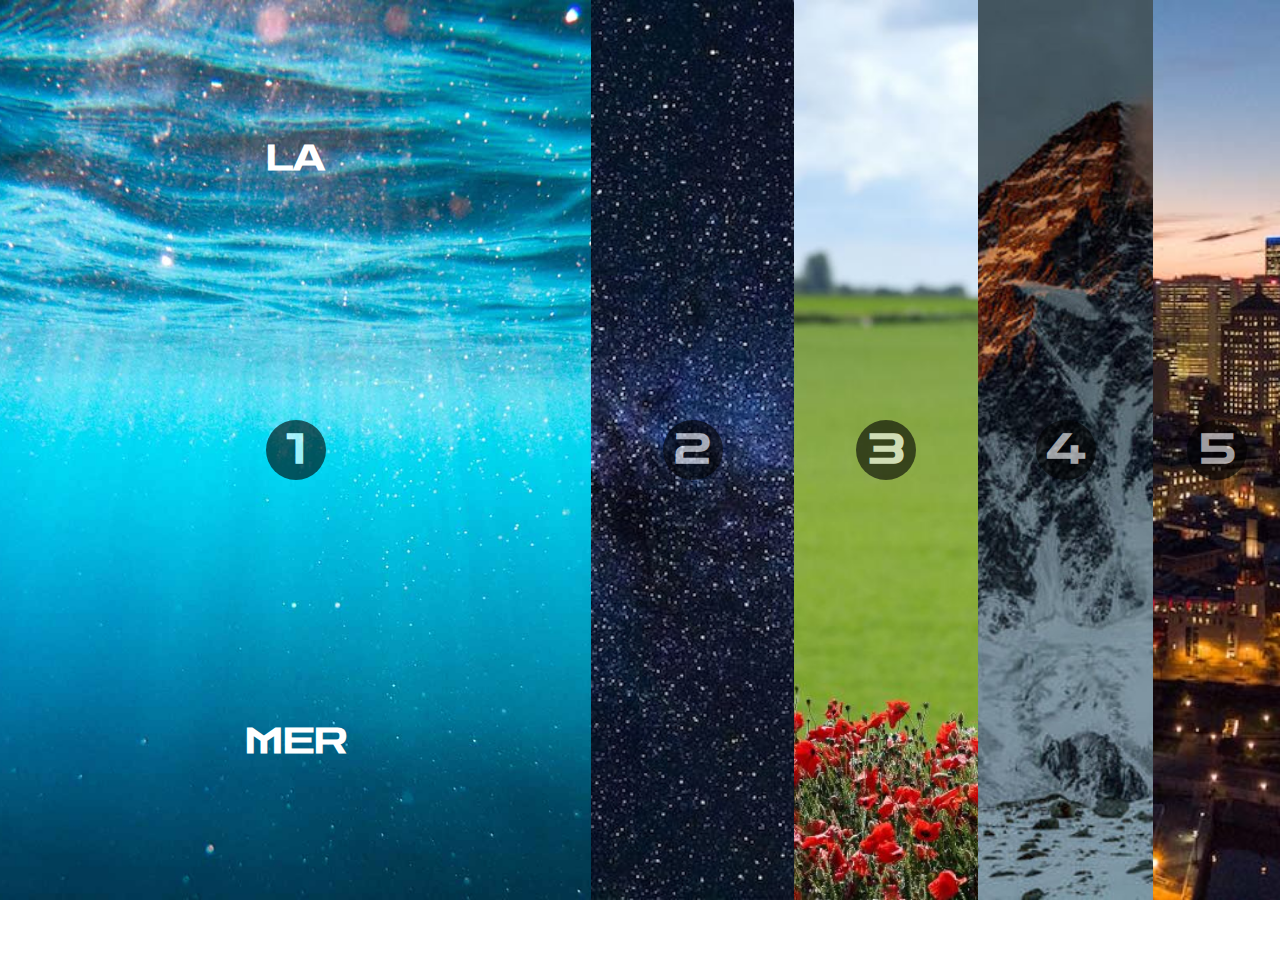
<file: Animation FIN/index.html>
<!DOCTYPE html>
<html lang="en">
<head>
    <meta charset="UTF-8">
    <meta http-equiv="X-UA-Compatible" content="IE=edge">
    <meta name="viewport" content="width=device-width, initial-scale=1.0">
    <title>Paysages</title>
    <link rel="stylesheet" href="style.css">
</head>
<body>
    
    
    <div class="uneGrandeBoite">


        <div class="petiteBoite mer">
            <p class="topWord">La</p>
            <div class="rond">
                <h3 class="monh3"><p>1</p></h3>
            </div>
            <p class="botWord">Mer</p>          
        </div>


        <div class="petiteBoite etoiles">
            <p class="topWord">Les</p>
            <div class="rond">
                <h3 class="monh3"><p>2</p></h3>
            </div>
            <p class="botWord">Etoiles</p>
        </div>
        <div class="petiteBoite prairie">
            <p class="topWord">La</p>
            <div class="rond">
                <h3 class="monh3"><p>3</p></h3>
            </div>
            <p class="botWord">Prairie</p>
        </div>
        <div class="petiteBoite lesMonts">

            <p class="topWord">Les</p>
            <div class="rond">
                <h3 class="monh3"><p>4</p></h3>
            </div>
            <p class="botWord">Monts</p>
        </div>
        <div class="petiteBoite ville">
            <p class="topWord">La</p>
            <div class="rond">
                <h3 class="monh3"><p>5</p></h3>
            </div>
            <p class="botWord">Ville</p>
        </div>





    </div>



</body>
</html>
</file>
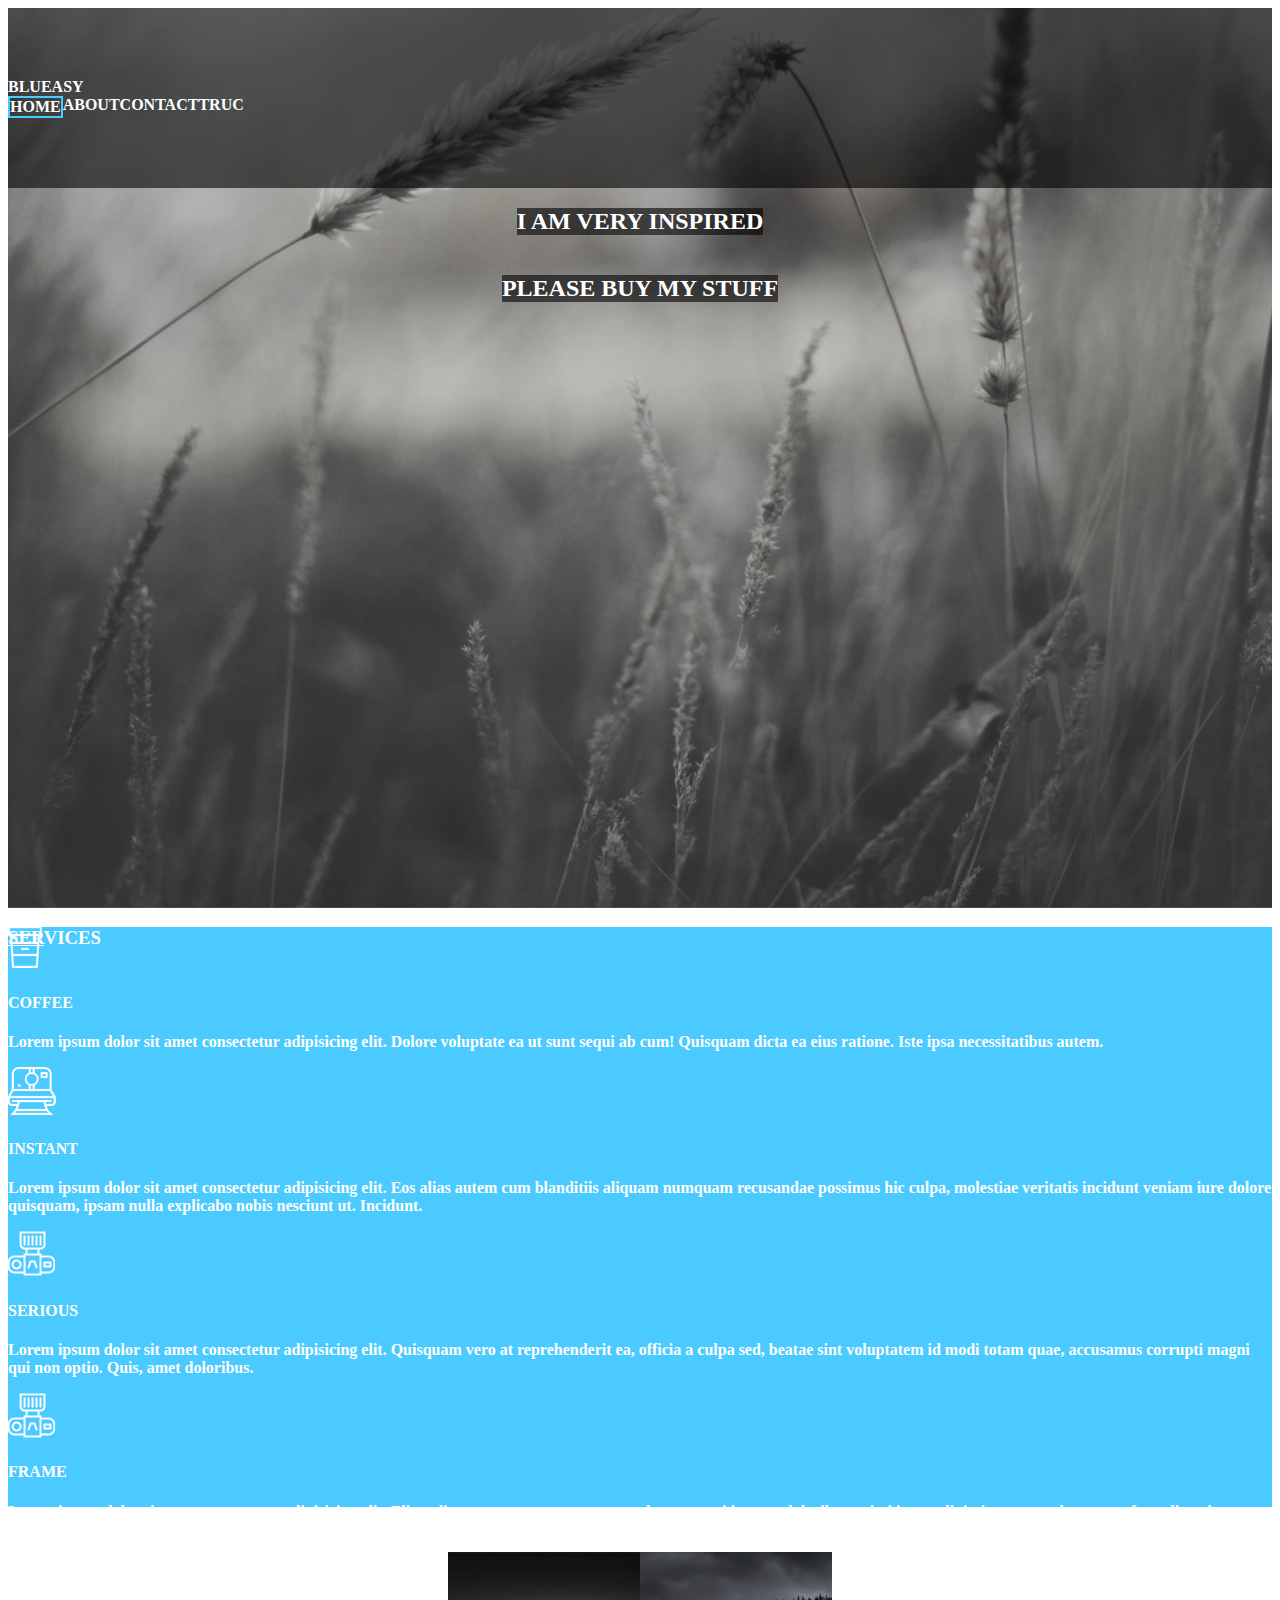
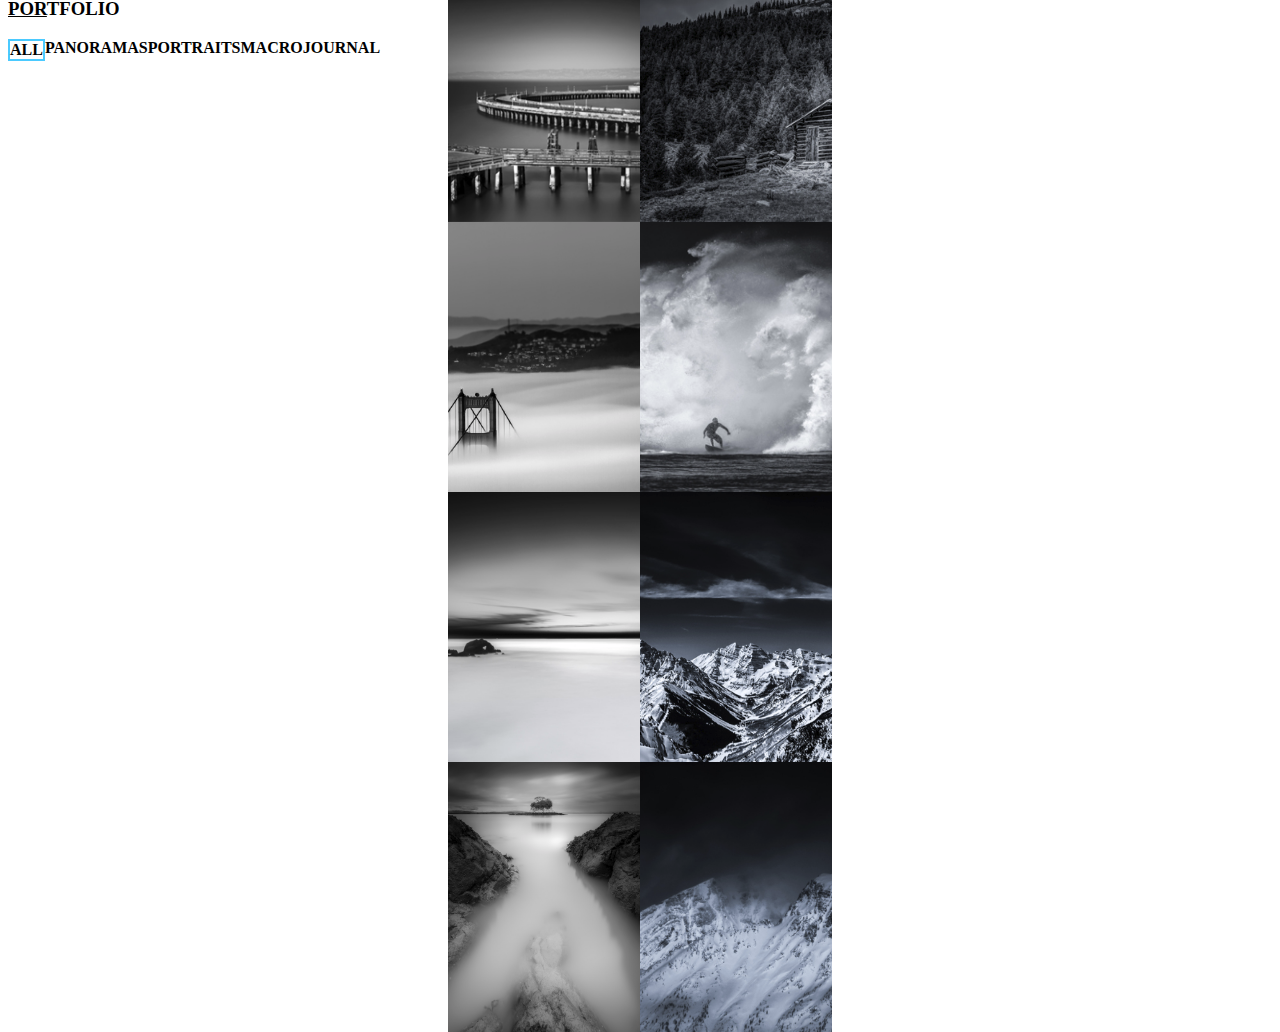
<file: blueasy/index.html>
<!DOCTYPE html>
<html lang="en">

<head>
    <meta charset="UTF-8">
    <meta http-equiv="X-UA-Compatible" content="IE=edge">
    <meta name="viewport" content="width=device-width, initial-scale=1.0">
    <title>Blueasy début</title>
    <link href="https://cdn.jsdelivr.net/npm/bootstrap@5.0.0/dist/css/bootstrap.min.css" rel="stylesheet" integrity="sha384-wEmeIV1mKuiNpC+IOBjI7aAzPcEZeedi5yW5f2yOq55WWLwNGmvvx4Um1vskeMj0" crossorigin="anonymous">

    <link rel="stylesheet" href="style.css">
</head>

<body>

    <div class="ble container-fluid p-0">

        <div class="surfbar">

            <div class="container">

                <div class="row logo">

                            <div class="col-6">
                                <a class="lienNav" href="#">BLUEASY</a>
                            </div>

                            
                            <div class="col-6 menu">

                                <a class="lienNav bordure" href="#">HOME</a>
                                <a class="lienNav" href="#">ABOUT</a>
                                <a class="lienNav" href="#">CONTACT</a>
                                <a class="lienNav" href="#">TRUC</a>
                            </div>

                </div>

                   





            </div>




        </div>





        <div class="row texte m-0">

            <div class="container premiertexte">
                <h2>I AM VERY INSPIRED</h2>
                <h2>PLEASE BUY MY STUFF</h2>

            </div>




        </div>





    </div>



    <div class="container-fluid service">

        <h3 class="container py-5" style="color: white;"> <span style="text-decoration: underline;" class="p2">SER</span>VICES</h3>


        <div class="container grandeBoite">

            <div class="row">

             <div class="col-3 minitrucs">


                <img src="images/coffee.png" >
                <h4 class="my-4">COFFEE</h4>
                <p>Lorem ipsum dolor sit amet consectetur adipisicing elit. Dolore voluptate ea ut sunt sequi ab cum! Quisquam dicta ea eius ratione. Iste ipsa necessitatibus autem.</p>
             </div>

             <div class="col-3 minitrucs">
                 <img src="images/instant.png" >
                <h4 class="my-4">INSTANT</h4>
                <p>Lorem ipsum dolor sit amet consectetur adipisicing elit. Eos alias autem cum blanditiis aliquam numquam recusandae possimus hic culpa, molestiae veritatis incidunt veniam iure dolore quisquam, ipsam nulla explicabo nobis nesciunt ut. Incidunt.</p>
             </div>

             <div class="col-3 minitrucs">
                 <img src="images/frame.png">
                <h4 class="my-4">SERIOUS</h4>
                <p>Lorem ipsum dolor sit amet consectetur adipisicing elit. Quisquam vero at reprehenderit ea, officia a culpa sed, beatae sint voluptatem id modi totam quae, accusamus corrupti magni qui non optio. Quis, amet doloribus.</p>

             </div>
             <div class="col-3 minitrucs">
                <img src="images/frame.png">
                <h4 class="my-4">FRAME</h4>
                <p>Lorem ipsum dolor sit amet consectetur adipisicing elit. Eligendi nostrum vero nemo recusandae corrupti in quas doloribus animi iusto adipisci, quaerat placeat, perferendis quis assumenda quibusdam ducimus ipsum alias! Dicta suscipit ullam praesentium?</p>
             </div>
           </div>

        </div>

    </div>



    <div class="container-fluid1">

        <div class="surfbar2">

            <div class="container">

                <div class="row logoEtMenu">

                            <div class="col-6">
                               <h3><span style="text-decoration: underline;">POR</span>TFOLIO</h3>
                            </div>


                            <div class="col-6 menu">
                                <a class="lienNav bordure px-2  " style="color: black;" href="#">ALL</a>
                                <a class="lienNav pt-2" style="color: black;" href="#">PANORAMAS</a>
                                <a class="lienNav pt-2" style="color: black;" href="#">PORTRAITS</a>
                                <a class="lienNav pt-2" style="color: black;" href="#">MACRO</a>
                                <a class="lienNav pt-2" style="color: black;" href="#">JOURNAL</a>
                            </div>

                </div>

            </div>

        </div>

        <div class="container portfo">

            <div class="row ">

                <div class="col-3 my-2 photo1 critere mx-3"></div>
                <div class="col-3 my-2 photo2 critere mx-3"></div>
                <div class="col-3 my-2 photo3 critere mx-3"></div>
                <div class="col-3 my-2 photo4 critere mx-3"></div>

            </div>

            <div class="row my-4">

                <div class="col-3 my-2 photo5 critere mx-3"></div>
                <div class="col-3  my-2 photo6 critere mx-3"></div>
                <div class="col-3  my-2 photo7 critere mx-3"></div>
                <div class="col-3  my-2 photo8 critere mx-3"></div>



            </div>


        </div>

    </div>



        










    

    



















           



















           


</body>

</html>
</file>
<file: Animation FIN/style.css>
@import url('https://fonts.googleapis.com/css2?family=Zen+Dots&display=swap');
body {
    margin: 0;
    padding: 0;
}

.uneGrandeBoite {
    display: flex;
   
}

.petiteBoite {
    flex: 1;
    height: 100vh;
    background-size: cover;
    background-position: center;
    background-repeat: no-repeat;

    display: flex;
    flex-direction : column;
    justify-content: space-around;
    align-items : center;
}

.mer {
    background-image: url('images/paysage2.jpg');
    flex: 1;
    transition: flex-basis 2s ease-in-out;
    transition: width 2s b;
    
    
           
}

.mer:hover{
    flex-basis: 40em;

}




.etoiles {
    background-image: url('images/paysage5.jpg');
    transition: flex-basis 2s ease-in-out
}

.etoiles:hover{
    flex-basis: 40em;

}



.prairie {
    background-image: url('images/paysage4.jpg');
    transition: flex-basis 2s ease-in-out
}

.prairie:hover{
    flex-basis: 40em;

}





.ville {
    background-image: url('images/paysage1.jpg');
    transition: flex-basis 2s ease-in-out
}

.ville:hover{
    flex-basis: 40em;

}




.lesMonts {
    background-image: url('images/paysage3.jpg');
    transition: flex-basis 2s ease-in-out
}

.lesMonts:hover{
    flex-basis: 40em;

}


p {
    color: white;
    font-weight: bolder;
    text-transform: uppercase; 
    font-size: 2.2em;
    font-family: 'Zen Dots', cursive;
    
}

.rond{

    height: 60px;
    width: 60px;
    background-color: black;
    opacity: 60%;
    border-radius: 50%;
    display: flex;
    justify-content: center;
    align-items: center;
    transition: height 2s, width 2s;

}

.rond:hover{

    cursor: pointer;

    height: 80px;
    width: 80px;
    opacity: 70%;
}



.monh3{

    color: white;
      
}

.topWord{

    transform: translateY(-200px);
    transition: transform 2s;
    
}


.petiteBoite:hover > .topWord{


    transform: translateY(0px);
}

.botWord{

    transform: translateY(200px);
    transition: transform 2s;
    

}

.petiteBoite:hover > .botWord{

    transform: translateY(0px);
}

@media only screen and (max-width:920px){


    @import url('https://fonts.googleapis.com/css2?family=Zen+Dots&display=swap');
body {
    margin: 0;
    padding: 0;
}

.uneGrandeBoite {
    display: flex;
   flex-direction: column;
   
}

.petiteBoite {
    
    height: 100vh;
    background-size: cover;
    background-position: center;
    background-repeat: no-repeat;
    display: flex;
    flex-direction : column;
    justify-content: space-around;
    align-items : center;
    transition: height 2s;
}


.mer {
    background-image: url('images/paysage2.jpg');
    height: 100vh;
}

.mer:hover{
    height: 105vh;

}




.etoiles {
    background-image: url('images/paysage5.jpg');
    
    height: 100vh
}

.etoiles:hover{
    height: 105vh;

}



.prairie {
    background-image: url('images/paysage4.jpg');
    height: 100vh
}

.prairie:hover{
    height: 105vh;

}





.ville {
    background-image: url('images/paysage1.jpg');
    height: 100vh
}

.ville:hover{
    height: 105vh;

}




.lesMonts {
    background-image: url('images/paysage3.jpg');
    height: 100vh
}

.lesMonts:hover{
    height: 105vh;

}


p {
    color: rgb(255, 255, 255);
    font-weight: bolder;
    text-transform: uppercase; 
    font-size: 2.2em;
    font-family: 'Zen Dots', cursive;
    
}

.rond{

    height: 135px;
    width: 135px;
    background-color: black;
    opacity: 50%;
    border-radius: 50px;
    border-bottom: 15px;
    padding: 1px 7px 1px 7px;
    display: flex;
    position: relative;
    justify-content: center;
    align-items: center;
    transition: height 1s, width 1s ;
    box-shadow: 5px 9px 6px rgb(27, 27, 27) ,0 7px 0 rgb(128, 128, 128);

}

.rond:hover{

    cursor: pointer;


    height: 150px;
    width: 150px;
    opacity: 70%;
}

.rond:active{

    box-shadow: 2px 5px 2px rgb(22, 22, 22) ,0px 7px 0 rgb(5, 5, 5);


}



.monh3{
    color: rgb(255, 255, 255);
      
}

.topWord{
    transform: translateX(-400px);
    transition: transform 1s;
    
}


.petiteBoite:hover > .topWord{


    transform: translateX(0px);
}

.botWord{
    transform: translateX(400px);
    transition: transform 1s;
    

}

.petiteBoite:hover > .botWord{

    transform: translateX(0px);
}






    
}
</file>
<file: blueasy/style.css>
.ble {
    height: 100vh;
    position: relative;
}

.ble::before {
    content: "";
    position: absolute;
    top: 0;
    left: 0;
    width: 100%;
    height: 100%;
    background-image: url('images/ble.jpg');
    background-position: center;
    background-size: cover;
    background-repeat: no-repeat;
    filter: grayscale(90%);
    z-index:-1;
}

.surfbar {
    height: 20%;
    background-color: rgba(0, 0, 0, 0.596);
    display: flex;
    align-items: center;
}

.texte {
    height: 80%;
}

.lienNav {
    color: white;
    font-weight: bolder;
    text-decoration: none;
}

.premiertexte {
    display: flex;
    flex-direction: column;
    justify-content: center;
    align-items: center;
}

.premiertexte>h2 {
    color: white;
    background-color: rgba(0, 0, 0, 0.596);
}

.menu {
    display: flex;
    justify-content: space-evenly;
}

.logo {
    justify-content: space-evenly;
}

.bordure{

    border: 2px solid #4BCAFF;



}
.service{

    background-color: #4BCAFF;

}

.minitrucs{

    color: white;
    font-weight: bolder;
}

.grandeBoite{

    height: 60vh;
    display: flex;
    justify-content: center;
    align-items: center;

}

.container-fluid1{

    height: 100vh;
    
}

.surfbar2{
    height: 25%;
    background-color: rgba(255, 255, 255, 0.459);
    display: flex;
    align-items: center;
}



.portfo{

    height: 80%;
    display: flex;
    justify-content: center;
    align-items: center;
}
.critere{

    height: 30vh;
    width: 15vw ;
    background-position: center;
    background-repeat: no-repeat;
    background-size: cover;
}
.photo1{
    background-image: url(portfolio/1.png);


}

.photo2{
    background-image: url(portfolio/2.png);
}

.photo3{
    background-image: url(portfolio/3.png);
}

.photo4{
    background-image: url(portfolio/4.png);
}

.photo5{
    background-image: url(portfolio/5.png);
}

.photo6{
    background-image: url(portfolio/6.png);
}

.photo7{
    background-image: url(portfolio/7.png);

}

.photo8{
    background-image: url(portfolio/8.png);
}
</file>
